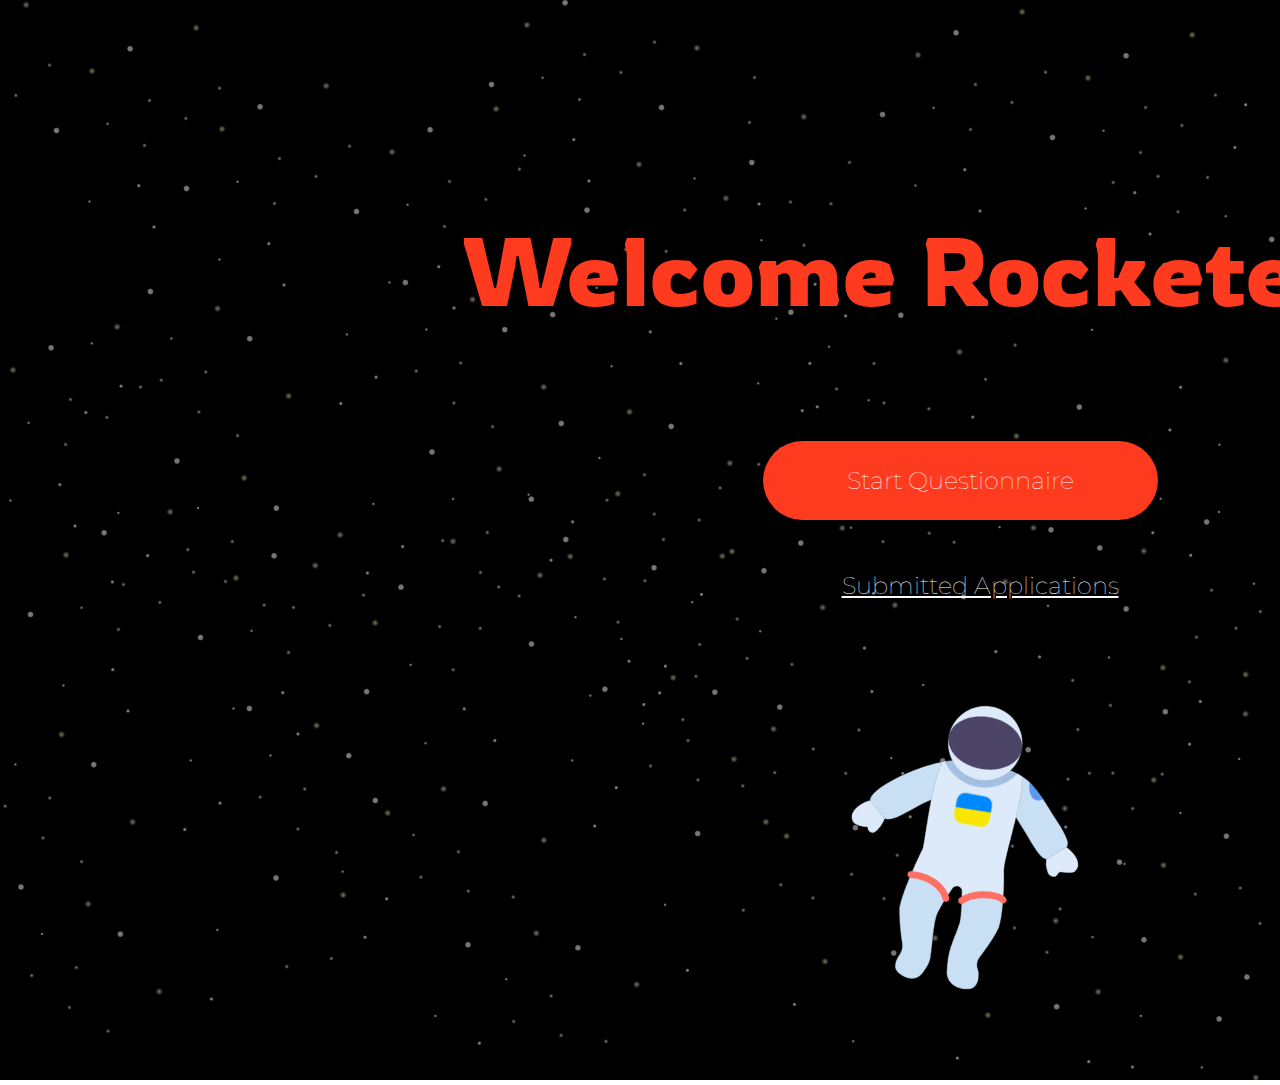
<file: index.html>
<!DOCTYPE html>
<html lang="en">
<head>
    <meta charset="UTF-8">
    <meta http-equiv="X-UA-Compatible" content="IE=edge">
    <meta name="viewport" content="width=device-width, initial-scale=1.0">
    <title>Welcome</title>
    <link rel="stylesheet" href="css/style.css">
</head>
<body>
    <div class="background">
        <div class="middle">
            <h1>Welcome Rocketeer !</h1>
        </div>
        <div class="button">
            <a href="index2.html" class="btn">Start Questionnaire</a>
        </div>
        <div class="submitted">
         <a href="#">Submitted Applications</a>
        </div>
        <div class="Astronaut">
            <img src="pics/rocketman.png" alt="">
        </div>
    </div>
</body>
</html>
</file>
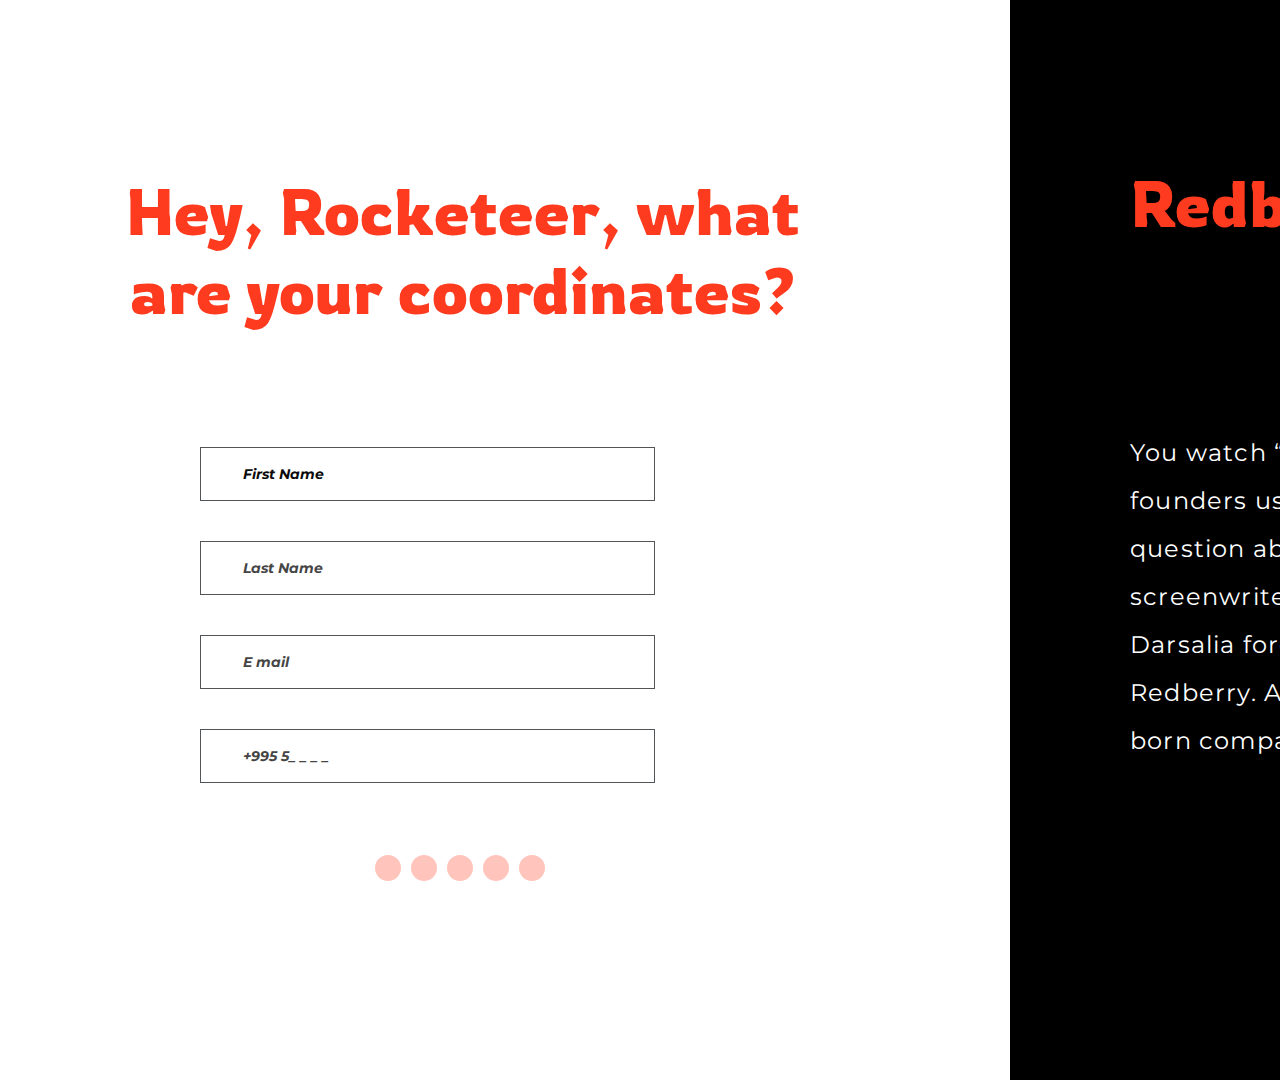
<file: index2.html>
<!DOCTYPE html>
<html lang="en">
  <head>
    <meta charset="UTF-8">
    <meta http-equiv="X-UA-Compatible" content="IE=edge">
    <meta name="viewport" content="width=device-width, initial-scale=1.0">
    <title>Questionnaire</title>
    <script src="https://code.jquery.com/jquery-3.5.0.js"></script>
    <link rel="stylesheet" href="css/style.css">
  </head>
  <body>
    <form id="wrapper" method="post">
    <div class="slides">
        <input type="radio" name="radio-btn" id="radio1">
        <input type="radio" name="radio-btn" id="radio2">
        <input type="radio" name="radio-btn" id="radio3">
        <input type="radio" name="radio-btn" id="radio4">
        <input type="radio" name="radio-btn" id="radio5">
      <div class="slide one active">
        <div class="content">
        <div class="header">
          <h1>Hey, Rocketeer, what are your coordinates?</h1>
          <div class="frm"  id="form">
            <input type="text" id="first_name" minlength="2" name="fname" placeholder="First Name">
            <input type="text" id="last_name" minlength="2" name="lname" placeholder="Last Name">
            <input type="email" id="email"  pattern=".+@gmail.com"name="email" placeholder="E mail">
            <input type="text" id="phone" name="tel" placeholder="+995 5_ _ _ _">  
          </div>
        </div>
        <div class="header2">
          <h1>Redberry Origins</h1>
          <p>You watch “What? Where? When?” Yeah. Our founders used to play it. That’s where they got a question about a famous American author and screenwriter Ray Bradbury. Albeit, our CEO Gaga Darsalia forgot the exact name and he answered Ray Redberry. And at that moment, a name for a yet to be born company was inspired - Redberry 😇</p>
        </div>
      </div>
    </div>
      <div class="slide two">
        <div class="content">
        <div class="header3">
          <h1>Tell us about your skills</h1>
        <div class="select-style">
          <select name="skills" id="skills" form="skills" >
            <option id="skll">Skills</option>
            <option class="One" value=""></option>
            <option class="Two" value=""></option>
            <option class="Three"value=""></option>
            <option class="Four" value=""></option>
            <option class="Five" value=""></option>
            <option class="Six" value=""></option>
            <option class="Seven" value=""></option>
            <option class="Eight" value=""></option>
          </select>
        </div>
        <div class="form2" id="form" >
          <input type="text" id="experience" name="experience" placeholder="Experience Duration in Years">
        </div>
        <button type="button" class="butt">Add Programming Language</button>
        <div class="result"></div>
       </div>
        <div class="header4">
          <h1>A bit about our battles</h1>
          <p>As we said, Redberry has been on the field for quite some time now, and we have touched and embraced a variety of programming languages, technologies, philosophies, and frameworks. We are battle-tested in PHP Laravel Stack with Vue.js, refined in React, and allies with Serverside technologies like Docker and Kubernetes, and now we have set foot in the web3 industry.</p>
        </div>
      </div>
    </div>
      <div class="slide three">
        <div class="content">
        <div class="header5">
          <h1>Covid Stuff</h1>
        <div  class="form3" id="form" >
          <p>How would you prefer to work?</p>
        <div class="first">
          <input type="radio" id="from_office" name="work" value="From Same Office">
          <label class="from_office" for="office">From Same Office</label><br>
        </div>
        <div class="first">
            <input type="radio" id="from_home" name="work" value="From Home">
            <label class="from_home" for="home">From Home</label><br>
        </div>
        <div class="first">
            <input type="radio" id="hybrid" name="work" value="Hybrid">
            <label class="hybrid" for="hybrid">Hybrid</label>
        </div>
      </div>
        <div  class="form4" id="form" >
          <p>Did you contact covid 19? :(</p>
          <div class="first">
          <input type="radio" id="positive" name="covid" value="Yes">
            <label class="positive" for="positive">Yes</label><br>
        </div>
        <div class="first">
            <input type="radio" id="negative" name="covid" value="No">
            <label class="negative" for="home">No</label><br>
        </div>
      </div>
        <div class="form5" id="form" >
          <p>When?</p>
          <input type="date" id="date" name="date"  value="Date">
        </div>
        <div class="form6" id="form" >
          <p>Have you been vaccinated?</p>
          <div class="first">
          <input type="radio" id="pos" name="covid2" value="Yes">
            <label class="pos" for="pos">Yes</label><br>
        </div>
        <div class="first">
            <input type="radio" id="neg" name="covid2" value="No">
            <label class="neg" for="home">No</label><br>
        </div>
      </div>
        <div  class="form6" id="form" >
          <p>When did you get your last covid vaccine?</p>
          <input type="date" id="date2" name="date"  value="Date">
        </div>
      </div>
      <div class="header6">
          <h1>Redberry Covid Policies</h1>
          <p>We were soo much fun before the pandemic started! Parties almost every weekend and lavish employee birthday celebrations! Unfortunately, covid ruined that fun like it did almost everything else in the world. But we try our best to zhuzh it up a bit. For example, we host biweekly Devtalks where our senior and lead developers talk about topics they are passionate about. Previous topics have included Web3, NFT, Laravel 9, Kubernetes, etc. We hold these talks in the office but you can join our Zoom broadcast as well. Feel free to join either as an attendee or a speaker!</p>
      </div>
      </div>
      </div>
      <div class="slide four">
        <div class="content">
          <div class="header7">
            <h1>What about you?</h1>
            <div class="form7" id="form" >
            <p>Would you attend Devtalks and maybe also organize your own?</p>
            <div class="first">
              <input type="radio" id="po" name="talk" value="Yes">
                <label class="po" for="po">Yes</label><br>
            </div>
            <div class="first">
                <input type="radio" id="ne" name="talk" value="No">
                <label class="ne" for="home">No</label><br>
            </div>
          </div>
            <div  class="txt" id="form">
            <p>What would you speak about at Devtalk?</p>
            <textarea name="text" id="txt" cols="30" rows="10" placeholder="I would.."></textarea>
            <p>Tell us something special</p>
            <textarea name="txt2" id="txt2" cols="30" rows="10" placeholder="I.."></textarea>
            </div>
          </div>
          <div class="header8">
            <h1>Redberrian Insights</h1>
            <p>We were soo much fun before the pandemic started! Parties almost every weekend and lavish employee birthday celebrations! Unfortunately, covid ruined that fun like it did almost everything else in the world. But we try our best to zhuzh it up a bit. For example, we host biweekly Devtalks where our senior and lead developers talk about topics they are passionate about. Previous topics have included Web3, NFT, Laravel 9, Kubernetes, etc. We hold these talks in the office but you can join our Zoom broadcast as well. Feel free to join either as an attendee or a speaker!</p>
          </div>
      </div>
      </div>
      <div class="slide five">
        <div class="content">
          <div   id="form">
          <button type="submit" id="submit-btn" value="submit">
             <!-- <a href="index3.html">Submit</a>  -->
          </button>
          <div class="back">
            <a src="index2/html">go back</a>
          </div>
        </div>
      </div>
      </div>
    </div>
    <div class="navigation-manual">
        <label for="radio1" class="manual-btn"></label>
        <label for="radio2" class="manual-btn"></label>
        <label for="radio3" class="manual-btn"></label>
        <label for="radio4" class="manual-btn"></label>
        <label for="radio5" class="manual-btn"></label>
    </div>
  
  </form>

    <script>
      $.getJSON("https://bootcamp-2022.devtest.ge/api/skills",
      function(data){
        var skill1 = data[0].title;
        var skill2 = data[1].title;
        var skill3 = data[2].title;
        var skill4 = data[3].title;
        var skill5 = data[4].title;
        var skill6 = data[5].title;
        var skill7 = data[6].title;
        var skill8 = data[7].title;
        $(".One").append(skill1);
        $(".Two").append(skill2);
        $(".Three").append(skill3);
        $(".Four").append(skill4);
        $(".Five").append(skill5);
        $(".Six").append(skill6);
        $(".Seven").append(skill7);
        $(".Eight").append(skill8);
      });
 

  jQuery($=>{

  let $type = $('#skills');
  let $exp = $('#experience');
  $(".butt").click(function() {
  $(".result").append(`<div class="dv"><div class="nice">${$type.find('option:selected').text()}</div>${$exp.text()}${$type.val()}<div class="nic">Years of experience: ${$exp.val()}</div><img class="remove" src="pics/remove.png"></div>`);
  $('.remove').bind('click', function ()
    {
      $('.dv').remove();
      return false;
    });
  });
  
});

// var $form = $('#wrapper');

//   $form.submit(function(e) {
//   //auto submition 
//   e.preventDefault()

//   var first_name = document.getElementById('fname').value;
//   var last_name = document.getElementById('lname').value;
//   var email = document.getElementById('email').value;
//   var phone = document.getElementById('tel').value;
//   var skills = document.querySelector('.dv').value;
//   conosle.log(skills)

//   var had_covid = document.querySelector('input[name="covid"]:checked').value;
//   var work_preference = document.querySelector('input[name="work"]:checked').value;
//   var had_covid_at = document.getElementById('date').value;
//   var vaccinated = document.querySelector('input[name="covid2"]:checked').value;
//   var vaccinated_at = document.getElementById('date2').value;
//   var well_organize_devtalk = document.querySelector('input[name="talk"]:checked').value;
//   var devtalk_topic = document.querySelector('#txt').value;
//   var something_special =  document.querySelector('#txt2').value;

//   fetch("https://bootcamp-2022.devtest.ge/api/application",
//   {
//     method:'POST',
//        body:JSON.stringify({
//        token:"48c471ba-b6e5-4ba2-87bf-5abf75593665",
//        first_name: first_name,
//        last_name:last_name,
//        email:email,
//        skills:skills,
//        had_covid:had_covid,
//        work_preference:work_preference,
//        had_covid_at:had_covid_at,
//        vaccinated:vaccinated,
//        vaccinated_at:vaccinated_at,
//        well_organize_devtalk:well_organize_devtalk,
//        devtalk_topic:devtalk_topic,
//        something_special:something_special
//      }), 
//      headers:{
//        "accept": "application/json",
//        "Content-Type": "application/json; charset=UTF-8"
//      }
//   })
//   .then(function(response){
//     return response.json()
//   })
//   .then(function(data){
//     console.log(data)
//   })
// })

const url = 'https://bootcamp-2022.devtest.ge/api/application';
const formEl = document.querySelector('#wrapper');
formEl.addEventListener("sumbit", async (e)=>{
  e.preventDefault();
  const fromData = new formData(formEl);
  const formDataSerialized = object.fromEntries(formData);
  try{
    const response = await fetch(url,{
      method:'POST',
      body:JSON.stringify(formDataSerialized),
      headers:{
        token:'48c471ba-b6e5-4ba2-87bf-5abf75593665',
        'accept': 'application/json',
        'Content-Type': 'application/json; charset=UTF-8'
      }
    });
    const json = await response.json();
    console.log(json);
  } catch(e) {
     console.error(e);
     alert("there was an error")
  }
   
});





</script>
  </body>
</html>
</file>
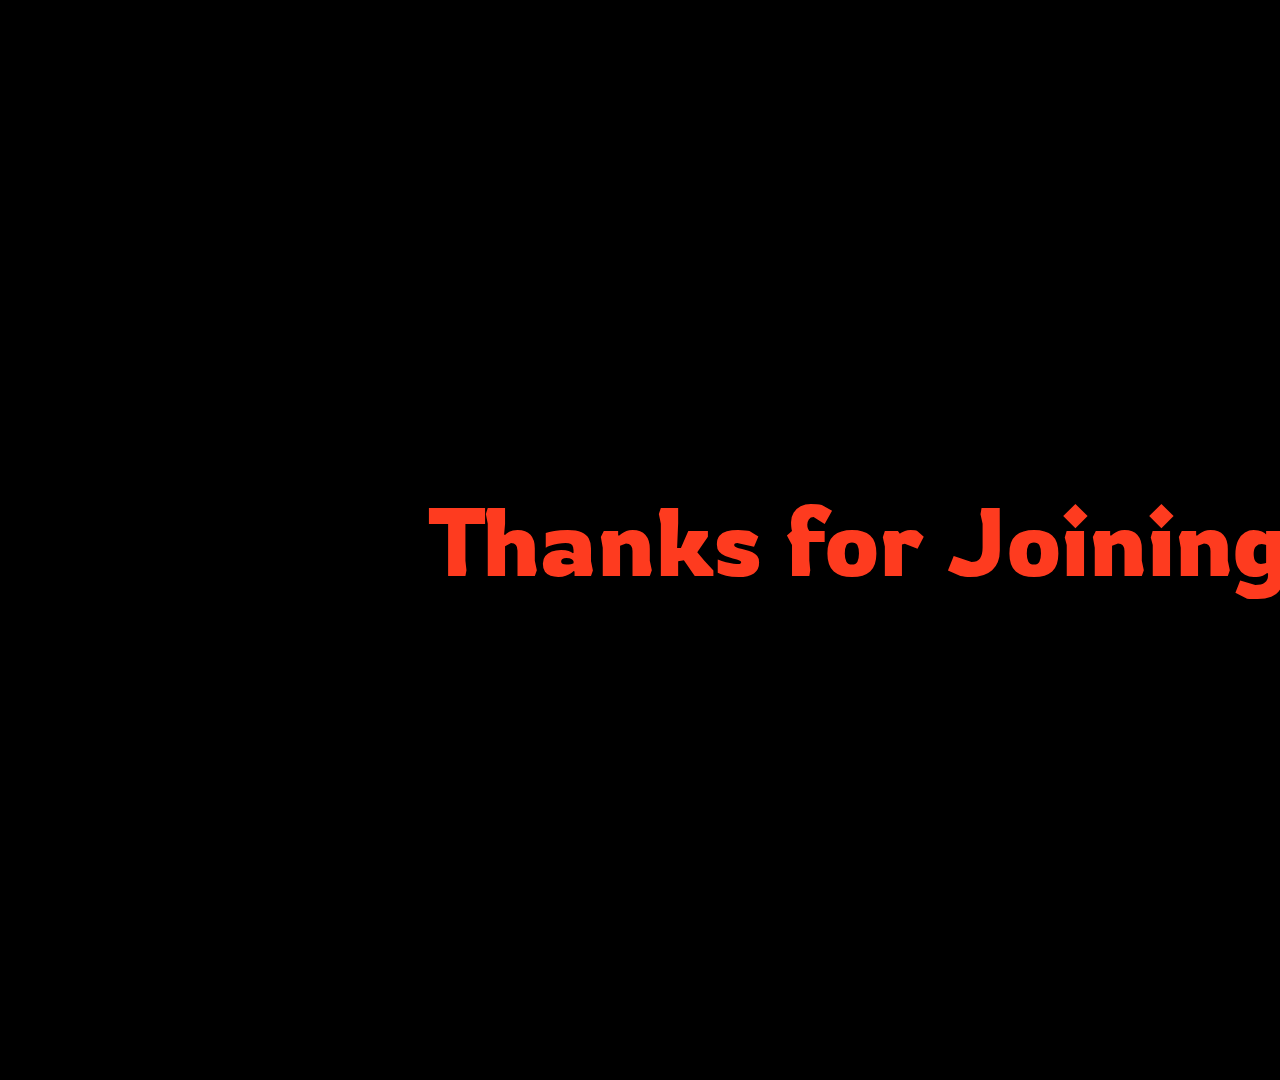
<file: index3.html>
<!DOCTYPE html>
<html lang="en">
<head>
    <meta charset="UTF-8">
    <meta http-equiv="X-UA-Compatible" content="IE=edge">
    <meta name="viewport" content="width=device-width, initial-scale=1.0">
    <title>Thank you page</title>
    <link rel="stylesheet" href="css/style.css">
</head>
<body>
    <div class="header9">
        <h1>Thanks for Joining 😊</h1>
    </div>

    <script>
        window.setTimeout(function(){


window.location.href = "index.html";

}, 3000);
    </script>
</body>
</html>
</file>
<file: css/style.css>
@import url('https://fonts.googleapis.com/css2?family=Rowdies&display=swap');
@import url('https://fonts.googleapis.com/css2?family=Montserrat:wght@100&family=Rowdies:wght@300&display=swap');

body,html{
margin:0;
padding:0;
overflow-x: hidden;
width:1920px;
height:1080px;
}
.slide{
height:1080px;
width:1920px;
}

body{

width: 1920px;
min-height: 1080px;
}
.background {
background: url('../pics/stars.png');
position: absolute;
background-color: black;
background-repeat: no-repeat;
width: 1920px;
height: 1080px; 
left: 0px;
top: 0px; 

} 
.middle{
display: flex;
justify-content: center;
margin-top:100px;
}
.middle h1{
font-family: 'Rowdies';
font-style:normal;
font-weight: normal;
font-weight:400;
font-size:96px;
color:#FE3B1F;
width:1090px;
height:212px;
display:flex;
justify-content: center;
align-items: center;
}
.button{
display:flex;
justify-content: center;
    
}
.button .btn{
width:395px;
height:79px;
background:#FE3B1F;
border-radius:50px;
font-family: 'Montserrat';
font-style: normal;
font-weight: 10;
font-size: 24px;
line-height: 29px;
display: flex;
align-items: center;
text-align: center;
color:#FFFFFF;
text-decoration: none;
justify-content: center;
position:absolute
}
.submitted{
display:flex;
justify-content: center;
position: relative;
top:130px;
align-items: center;
margin-left: 30px;
}
.submitted a{
width: 338px;
height: 66px;
font-family: 'Montserrat';
font-style: normal;
font-weight: 10;
font-size: 24px;
inline-size: 500px;
display: flex;
justify-content: center;
margin-left: 10px;
text-align: center;
color:#FFFFFF;
}
.Astronaut{
display: flex;
justify-content:center;
padding-bottom: 30px;
position:relative;
top:80px;

}

.content{
display: flex;
}
.header{
display:flex;
justify-content: center;
flex-direction: column;
flex:1;

}
.slides{
    flex-wrap: inherit;
}
.header h1{
width: 716px;
height: 128px;
margin-left:105px;
margin-top:-100px;
font-family: 'Rowdies';
font-style: normal;
font-weight: normal;
font-size: 64px;
line-height: 79px;
display: flex;
align-items: center;
justify-content: center;
text-align: center;
color: #FE3B1F;
}
.frm{
display:flex;
flex-direction: column;
margin:10px;
justify-content: center;
margin-left: 200px;
margin-top:50px;

}
.frm #first_name{
/* position: absolute; */
width: 455px;
height: 54px;
background: #FFFFFF;
border: 1px solid #525557;
box-sizing: border-box;
/* margin-top:-260px; */
margin-top:40px

} 
#first_name::placeholder {
/* position: relative; */
width: 195px;
height: 24px;
/* left: 292px;
top: 407px; */

font-family: 'Montserrat';
font-style: italic;
font-weight: bold;
font-size: 14px;
line-height: 17px;
display: flex;
align-items: center;
padding-left: 40px;

color: #0a0a0a;
}
.frm #last_name {
/* position: absolute; */
width: 455px;
height: 54px; 
/* left: 235px;
top: 481px; */

background: #FFFFFF;
border: 1px solid #525557;
box-sizing: border-box;
margin-top:40px
} 
#last_name::placeholder{
/* position: absolute; */
width: 195px;
height: 24px;
/* left: 292px;
top: 498px; */

font-family: Montserrat;
font-style: italic;
font-weight: bold;
font-size: 14px;
line-height: 17px;
display: flex;
align-items: center;
padding-left: 40px;

color: #454545;
}
.frm #email{
/* position: absolute; */
width: 455px;
height: 54px;
/* left: 235px;
top: 570px; */

background: #FFFFFF;

border: 1px solid #525557;
box-sizing: border-box;
margin-top:40px
}
#email::placeholder{
/* position: absolute; */
width: 195px;
height: 24px;
/* left: 292px;
top: 587px; */

font-family: Montserrat;
font-style: italic;
font-weight: bold;
font-size: 14px;
line-height: 17px;
display: flex;
align-items: center;
padding-left: 40px;
color: #454545;
}
.frm #phone{
/* position: absolute; */
width: 455px;
height: 54px;
/* left: 235px;
top: 675px; */

background: #FFFFFF;

margin-top:40px;
border: 1px solid #525557;
box-sizing: border-box;
}
#phone::placeholder{
/* position: absolute; */
width: 250px;
height: 24px;
/* left: 292px;
top: 692px; */

font-family: 'Montserrat';
font-style: italic;
font-weight: bold;
font-size: 14px;
line-height: 17px;
display: flex;
align-items: center;
padding-left: 40px;
color: #454545;

}
.header2{
background-color: black;
width: 50%;
height: 1080px;
display: flex;
flex:1;
flex-direction: column;
margin-left: 100px;
}
.header2 h1{
width: 716px;
height: 94px;
margin-top:160px;
margin-left: 120px;

font-family: 'Rowdies';
font-style: normal;
font-weight: normal;
font-size: 64px;
line-height: 79px;
display: flex;
align-items: center;
color: #FE3B1F;

}
.header2 p {
/* position: absolute; */
width: 705px;
height: 606px;
/* left: 150px;
top: 195px; */
margin-left:120px;
margin-bottom:200px;
font-family: 'Montserrat';
font-style: normal;
font-weight: normal;
font-size: 24px;
line-height: 200%;
/* or 48px */

display: flex;
align-items: center;
letter-spacing: 0.05em;

color: #FFFFFF;

}
.wrapper{
display:flex;
width: 1920px;
height: 1080px;
}
.slides{
width:500%;
height:500px;
display:flex;
flex: 1;
}
#radio1,#radio2,#radio3,#radio4,#radio5{
display:none;

}
.slide{
width:20%;
transition:2s;
}
.slide .content{
width: 1920px;
height: 1080px;
}
.navigation-manual{
position:absolute;
width:1080px;
display:flex;
justify-content: center;
top: 850px;
left:-80px;

}

.navigation-manual .manual-btn{
padding:7px;
margin:5px;
width:12px;
height:12px;
border-radius:25px;
cursor:pointer;
transition:1s;
background:#FE3B1F;
opacity:0.3;

}
.navigation-manual .manual-btn:hover{
background:#FE3B1F;
opacity:1;
}
#radio1:checked ~.one{
margin-left:0;
} 
#radio2:checked ~.one{
margin-left:-20%;
}
#radio3:checked ~.one{
margin-left:-40%;
}
#radio4:checked ~.one{
margin-left:-60%;
}
#radio5:checked ~.one{
margin-left:-80%;
}
.header3{
margin-left: 100px;
display: flex;
flex-direction:column;
align-items: center;
flex:1;
}

.header3 h1{
width: 788px;
height: 175px;
margin-top:120px;
font-family: 'Rowdies';
font-style: normal;
font-weight: normal;
font-size: 64px;
line-height: 79px;
display: flex;
align-items: center;
text-align: center;
color: #FE3B1F;


}
.select-style{
width: 455px;
height: 54px;
background: #FFFFFF;
padding-left:40px;
border: 1px solid #525557;
box-sizing: border-box;
margin-top: 90px;
margin-left: -150px;
}
#skills {
width: 410px;
height: 16px;
margin-top:17px;
font-family: 'Montserrat';
font-style: italic;
font-weight: bold;
font-size: 14px;
line-height: 17px;
display: flex;
align-items: center;
border:none;
color: #454545;
}

#experience{
width: 455px;
height: 54px;
margin-top: 40px;
background: #FFFFFF;
border: 1px solid #525557;
box-sizing: border-box;
padding-left: 40px;
margin-left: -150px;
}
#experience::placeholder
{
width: 237px;
height: 24px;
font-family: 'Montserrat';
font-style: italic;
font-weight: bold;
font-size: 14px;
line-height: 17px;
display: flex;
align-items: center;
color: #727272;

}
.butt{
width: 201px;
height: 32px;
margin-top:40px;
margin-left:110px;
text-decoration: none;

background: #FE3B1F;
font-family: 'Montserrat';
font-style: normal;
font-weight: normal;
font-size: 12px;
line-height: 15px;
display: flex;
align-items: center;
text-align: center;
justify-content: center;
color: #FFFFFF;
cursor:pointer;
}
.header4{
width: 1007px;
height: 1080px;
background:black;
display: flex;
flex-direction: column;
flex:1;
}
.header4 h1{
margin-top: 125px;
width: 788px;
height: 175px;
margin-left: 150px;
font-family: 'Rowdies';
font-style: normal;
font-weight: normal;
font-size: 64px;
line-height: 79px;
display: flex;
align-items: center;
color: #FE3B1F;

}
.header4 p{
width: 705px;
height: 606px;
margin-left:150px;
font-family: 'Montserrat';
font-style: normal;
font-weight: normal;
font-size: 24px;
line-height: 200%;
margin-bottom:270px;
display: flex;
align-items: center;
letter-spacing: 0.05em;

color: #FFFFFF;
}
.header5{
display:flex;
flex-direction: column;
align-items: center;
text-align: center;
flex:1;
}
.header5 h1{
margin-left: 150px;
margin-top: 20px;
width: 788px;
height: 175px;
font-family: 'Rowdies';
font-style: normal;
font-weight: normal;
font-size: 64px;
line-height: 79px;
display: flex;
align-items: center;
text-align: center;
color: #FE3B1F;

}
.form3 p{

width: 645px;
height: 52px;
margin-left: -50px;
margin-top: -40px;

font-family: 'Montserrat';
font-style: normal;
font-weight: bold;
font-size: 18px;
line-height: 22px;
display: flex;
align-items: center;

color: #000000;
}
.first{
display:flex;
margin:10px;
margin-left:-20px;
}
.from_office {
width: 197px;
height: 21px;


font-family: 'Montserrat';
font-style: normal;
font-weight: bold;
font-size: 14px;
line-height: 17px;
display: flex;
align-items: center;

color: #000000;
}
#from_office{
width: 12px;
height: 12px;
margin-right: 10px;
}
.from_home{
width: 98px;
height: 21px;
font-family: 'Montserrat';
font-style: normal;
font-weight: bold;
font-size: 14px;
line-height: 17px;
display: flex;
align-items: center;

color: #000000;

}
#from_home{

width: 12px;
height: 12px;
margin-right: 10px;
}
#hybrid{
width: 12px;
height: 12px;
border: 1px solid #293B69;
margin-right: 10px;
}
.hybrid{
width: 98px;
height: 21px;
font-family: 'Montserrat';
font-style: normal;
font-weight: bold;
font-size: 14px;
line-height: 17px;
display: flex;
align-items: center;
color: #000000;

}
.form4 p{

width: 645px;
height: 52px;
margin-left: -50px;
font-family: 'Montserrat';
font-style: normal;
font-weight: bold;
font-size: 18px;
line-height: 22px;
display: flex;
align-items: center;

color: #000000;

}
#positive{

width: 12px;
height: 12px;
margin-right: 10px;
}
.positive{

width: 197px;
height: 21px;
font-family: 'Montserrat';
font-style: normal;
font-weight: bold;
font-size: 14px;
line-height: 17px;
display: flex;
align-items: center;

color: #000000;
    
}
#negative{
width: 12px;
height: 12px;
margin-right: 10px;
}
.negative{
width: 98px;
height: 21px;
font-family: 'Montserrat';
font-style: normal;
font-weight: bold;
font-size: 14px;
line-height: 17px;
display: flex;
align-items: center;

color: #000000;
}
.form5{
    display: flex;
    flex-direction: column;
}
.form5 p{
width: 645px;
height: 52px;

font-family: 'Montserrat';
font-style: normal;
font-weight: bold;
font-size: 18px;
line-height: 22px;
display: flex;
align-items: center;
margin-left: -40px;
color: #000000;
}
#date{
width: 455px;
height: 54px;
background: #FFFFFF;
margin-left: -40px;
border: 1px solid #525557;
box-sizing: border-box;
padding-left:40px;
padding-right: 20px;
display:flex;
justify-content: center;
align-items: center;
}
#date2{
width: 455px;
height: 54px;
background: #FFFFFF;
margin-left: -40px;
border: 1px solid #525557;
box-sizing: border-box;
padding-left:40px;
padding-right: 20px;
display:flex;
justify-content: center;
align-items: center; 
}
input[value^="Date"] {
width: 195px;
height: 24px;

font-family: 'Montserrat';
font-style: italic;
font-weight: bold;
font-size: 14px;
line-height: 17px;
display: flex;
align-items: center;
color: #454545;

}

.form6 p{
width: 645px;
height: 52px;
margin-left:-40px;
font-family: 'Montserrat';
font-style: normal;
font-weight: bold;
font-size: 18px;
line-height: 22px;
display: flex;
align-items: center;
color: #000000;

}
#neg{
width: 12px;
height: 12px;
margin-right: 10px;
}
.neg{
width: 98px;
height: 21px;
font-family: 'Montserrat';
font-style: normal;
font-weight: bold;
font-size: 14px;
line-height: 17px;
display: flex;
align-items: center;

color: #000000;
}
#pos{
width: 12px;
height: 12px;
margin-right: 10px;
}
.pos{
width: 98px;
height: 21px;
font-family: 'Montserrat';
font-style: normal;
font-weight: bold;
font-size: 14px;
line-height: 17px;
display: flex;
align-items: center;

color: #000000;
}
.header6{
    display: flex;
    flex-direction: column;
    background-color: black;
    flex:1;
}

.header6 h1{
width: 788px;
height: 175px;
margin-left: 140px;

font-family: 'Rowdies';
font-style: normal;
font-weight: normal;
font-size: 64px;
line-height: 79px;
display: flex;
align-items: center;
text-align: center;

color: #FE3B1F;

}
.header6 p{
width: 705px;
height: 606px;
margin-left: 140px;

font-family: 'Montserrat';
font-style: normal;
font-weight: normal;
font-size: 24px;
line-height: 200%;
/* or 48px */

display: flex;
align-items: center;
letter-spacing: 0.05em;

color: #FFFFFF;
    
}
.header7{
    display: flex;
    flex-direction: column;
    flex:1;
}
.header7 h1{
width: 788px;
height: 175px;
margin-left: 140px;

font-family: 'Rowdies';
font-style: normal;
font-weight: normal;
font-size: 64px;
line-height: 79px;
display: flex;
align-items: center;

/* Redberry Red */

color: #FE3B1F;
}
.form7 p{
width: 645px;
height: 52px;
margin-left: 130px;
font-family: 'Montserrat';
font-style: normal;
font-weight: bold;
font-size: 18px;
line-height: 22px;
display: flex;
align-items: center;

color: #000000;  
}
#po{
    width: 12px;
    height: 12px;
    margin-left: 163px;
}
.po{
margin-left:10px;
width: 98px;
height: 21px;
font-family: 'Montserrat';
font-style: normal;
font-weight: bold;
font-size: 14px;
line-height: 17px;
display: flex;
align-items: center;

color: #000000;
}
#ne{
    width: 12px;
    height: 12px;
    margin-left: 163px;
}
.ne{
margin-left:10px;
width: 98px;
height: 21px;
font-family: 'Montserrat';
font-style: normal;
font-weight: bold;
font-size: 14px;
line-height: 17px;
display: flex;
align-items: center;

color: #000000;
}
.txt p{
width: 645px;
height: 52px;
margin-left:140px;

font-family: 'Montserrat';
font-style: normal;
font-weight: bold;
font-size: 18px;
line-height: 22px;
display: flex;
align-items: center;

color: #000000; 
}
.txt #txt{
width: 535px;
height: 122px;
margin-left: 140px;

background: #FFFFFF;


border: 1px solid #525557;
box-sizing: border-box;
}
#txt::placeholder{
width: 203px;
height: 32px;


font-family: 'Montserrat';
font-style: normal;
font-weight: normal;
font-size: 13px;
line-height: 16px;
display: flex;
align-items: center;
padding-left: 40px;
padding-top: 20px;
color: #3A3A3A; 
}
.txt #txt2{
margin-left: 140px;
width: 535px;
height: 89px;
background: #FFFFFF;


border: 1px solid #525557;
box-sizing: border-box;
}
#txt2::placeholder{
width: 203px;
height: 32px;


font-family: 'Montserrat';
font-style: normal;
font-weight: normal;
font-size: 13px;
line-height: 16px;
display: flex;
align-items: center;
padding-left: 40px;
padding-top: 20px;
color: #3A3A3A; 
}
.header8{
display: flex;
flex-direction: column;
flex:1;
background-color: black;
}
.header8 h1{

width: 788px;
height: 175px;
margin-left: 140px;

font-family: 'Rowdies';
font-style: normal;
font-weight: normal;
font-size: 64px;
line-height: 79px;
display: flex;
align-items: center;
text-align: center;


color: #FE3B1F;

}
.header8 p{
width: 705px;
height: 606px;
margin-left: 140px;

font-family: 'Montserrat';
font-style: normal;
font-weight: normal;
font-size: 24px;
line-height: 200%;


display: flex;
align-items: center;
letter-spacing: 0.05em;

color: #FFFFFF;
}


#submit-btn{
width: 395px;
height: 79px;
display:flex;
justify-content: center;

background: #FE3B1F;
border-radius: 50px; 
margin-top: 458px;
margin-left: 750px;
}
#submit-btn a{
width: 395px;
height: 79px;


font-family: 'Montserrat';
font-style: normal;
font-weight: normal;
font-size: 36px;
line-height: 44px;
display: flex;
align-items: center;
text-align: center;
text-decoration: none;
color: #FFFFFF;
justify-content: center;

}
.back{
    margin-top: 50px;
    margin-left: 900px;
    display: flex;
    align-items: center;
}
.back a{
width: 190px;
height: 50px;

font-family: 'Montserrat';
font-style: normal;
font-weight: normal;
font-size: 28px;
line-height: 34px;
display: flex;
align-items: center;
text-align: center;
text-decoration-line: underline;

color: #FFFFFF;
     
}
.five .content{
background-color: black;
display: flex;
flex-direction: column;

}
.header9{
background-color: black;
width: 1920px;
height: 1080px; 
left: 0px;
top: 0px; 
justify-content: center;
display: flex;
align-items: center;
}
.header9 h1{
width: 1066px;
height: 191px;


font-family: 'Rowdies';
font-style: normal;
font-weight: normal;
font-size: 96px;
line-height: 119px;
display: flex;
align-items: center;
text-align: center;


color: #FE3B1F;
}
.result{
width: 600px;
height: 600px;
left: 203px;
top: 615px;
margin-left: -100px;
background: #FFFFFF;
color:#454545;

margin-top: 20px;


}
.nice{
width: 49px;
height: 26px;
margin-left:20px;
margin-top: 15px;

font-family: 'Montserrat';
font-style: italic;
font-weight: bold;
font-size: 14px;
line-height: 17px;
display: flex;
align-items: center;

color: #000000;
}
.nic{
width: 175px;
height: 23px;
margin-left: 50px;
margin-top: 15px;

font-family: 'Montserrat';
font-style: italic;
font-weight: bold;
font-size: 16px;
line-height: 17px;
display: flex;
align-items: center;

color: #000000;

}
.dv{
width: 447px;
height: 48px;
margin:10px;
background: #FFFFFF;

display: flex;
border: 1px solid #525557;
box-sizing: border-box;
margin-left: 55px;

}
.remove{
   
width: 20px;
height: 20px;
margin-left: 100px;
margin-top: 15px;

}
</file>
